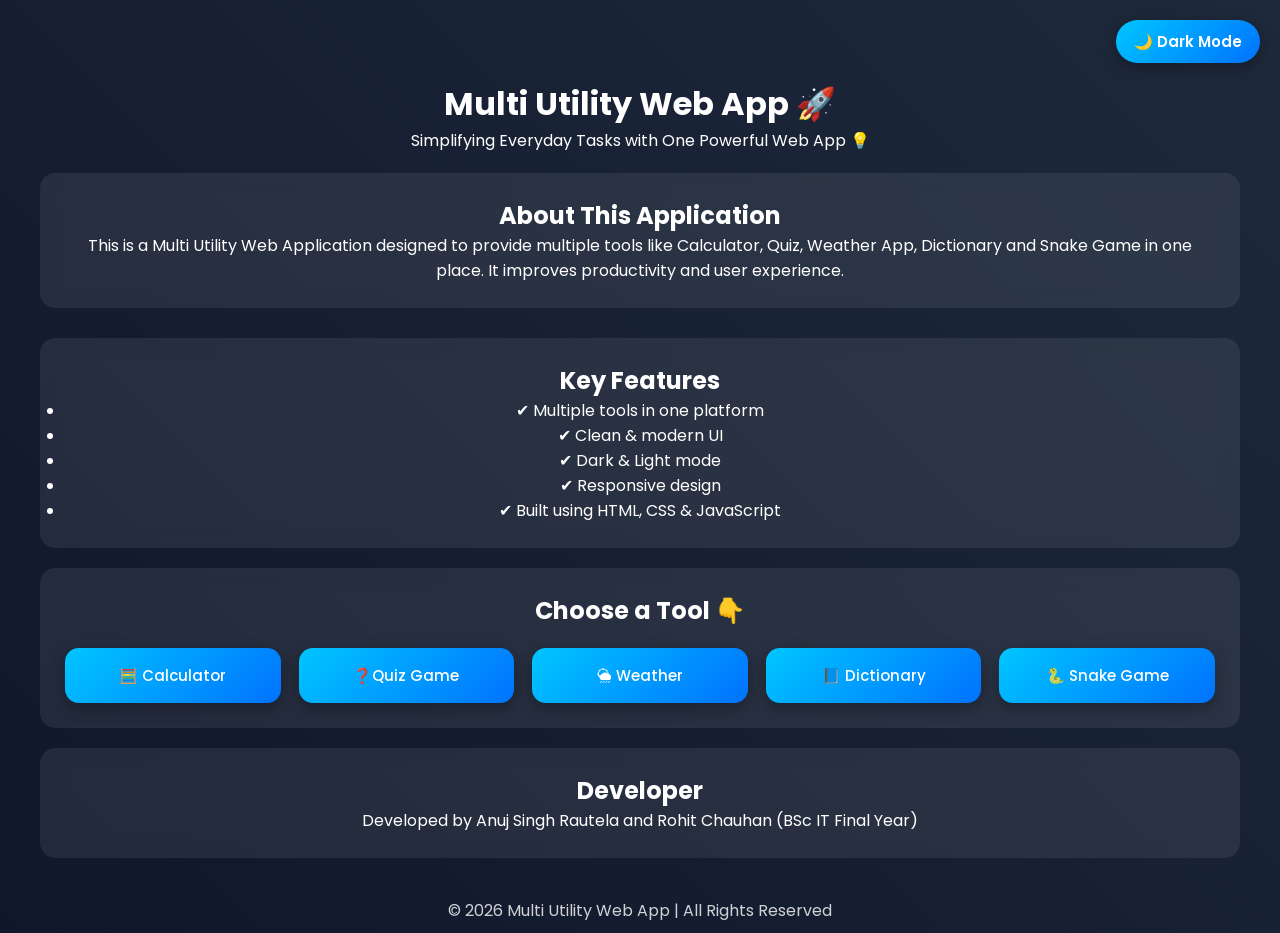
<file: index.html>
<!DOCTYPE html>
<html lang="en">
<head>
  <meta charset="UTF-8">
  <title>Multi Utility Web App</title>
  <meta name="viewport" content="width=device-width, initial-scale=1.0">

  <!-- Google Font -->
  <link href="https://fonts.googleapis.com/css2?family=Poppins&display=swap" rel="stylesheet">

  <link rel="stylesheet" href="style.css">
</head>

<body>

<header>
  <button id="toggleMode">🌙 Dark Mode</button>
  </header>
  <h1>Multi Utility Web App 🚀</h1>
  <p class="tagline">Simplifying Everyday Tasks with One Powerful Web App 💡</p>

  


<section class="about">
  <h2>About This Application</h2>
  <p>
    This is a Multi Utility Web Application designed to provide multiple tools
    like Calculator, Quiz, Weather App, Dictionary and Snake Game
    in one place. It improves productivity and user experience.
  </p>
</section>

<section class="features">
  <h2>Key Features</h2>
  <ul>
    <li>✔ Multiple tools in one platform</li>
    <li>✔ Clean & modern UI</li>
    <li>✔ Dark & Light mode</li>
    <li>✔ Responsive design</li>
    <li>✔ Built using HTML, CSS & JavaScript</li>
  </ul>
</section>

<section class="tools">
  <h2>Choose a Tool 👇</h2>

  <div class="grid">
    <button onclick="openPage('calculator.html')">🧮 Calculator</button>
    <button onclick="openPage('quiz.html')">❓Quiz Game</button>
    <button onclick="openPage('search.html')">🌦 Weather</button>
    <button onclick="openPage('dictionary.html')">📘 Dictionary</button>
    <button onclick="openPage('start.html')">🐍 Snake Game</button>
  </div>
</section>

<section class="developer">
  <h2>Developer</h2>
  <p>Developed by Anuj Singh Rautela and Rohit Chauhan (BSc IT Final Year)</p>
</section>

<footer>
  <p>© 2026 Multi Utility Web App | All Rights Reserved</p>
</footer>

<script src="script.js"></script>
</body>
</html>
</file>
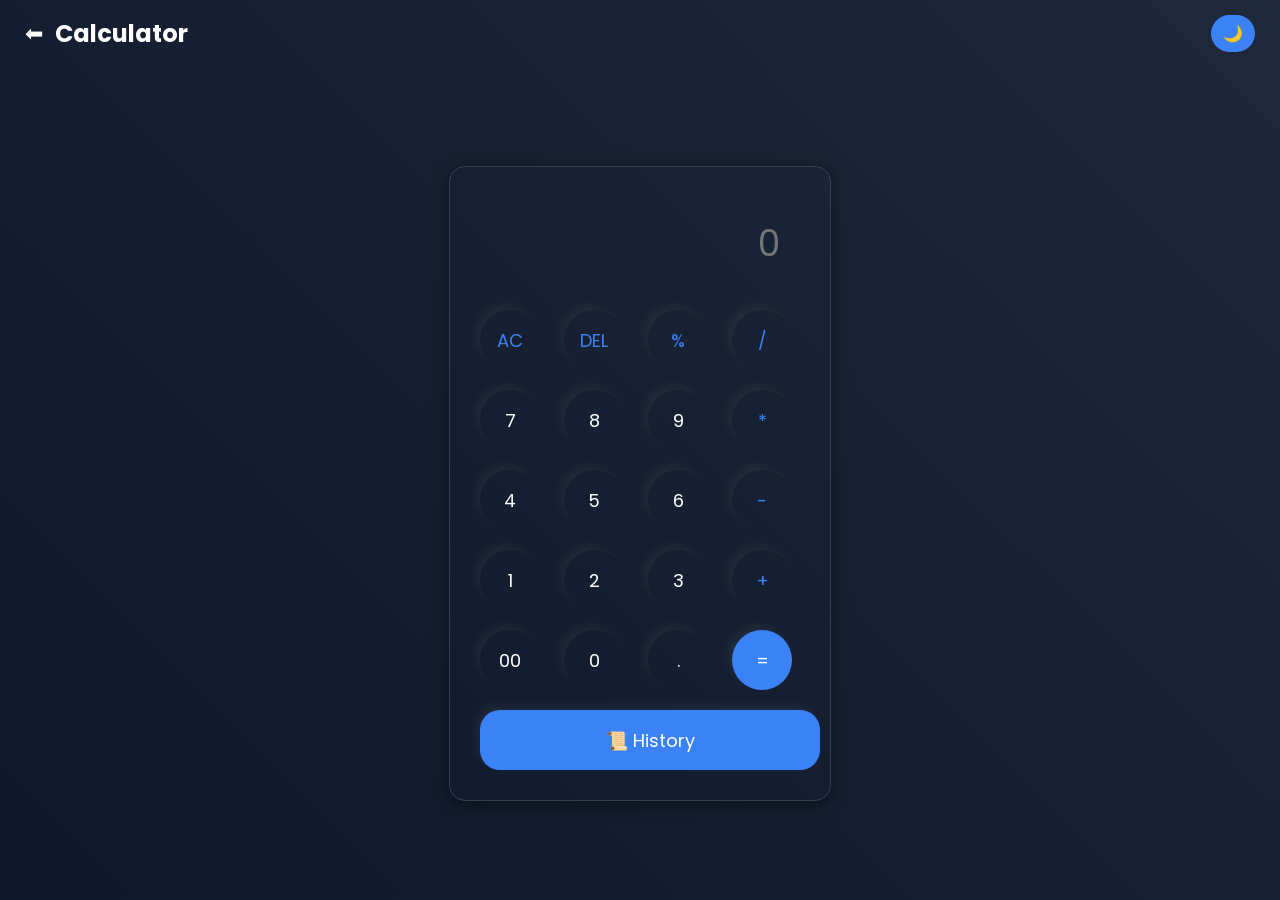
<file: calculator.html>
<!DOCTYPE html>
<html lang="en">
<head>
<meta charset="UTF-8">
<meta name="viewport" content="width=device-width, initial-scale=1.0">
<title>Calculator</title>
<link rel="stylesheet" href="calculator.css">
</head>

<body>

<header>

  <div class="leftHeader">
    <span id="backBtn">⬅</span>
    <h2>Calculator</h2>
  </div>

  <span id="modeToggle">🌙</span>

</header>

<div class="container">
  <div class="calculator">

    <input type="text" id="inputBox" placeholder="0" readonly>

    <div>
      <button class="button operator">AC</button>
      <button class="button operator">DEL</button>
      <button class="button operator">%</button>
      <button class="button operator">/</button>
    </div>

    <div>
      <button class="button">7</button>
      <button class="button">8</button>
      <button class="button">9</button>
      <button class="button operator">*</button>
    </div>

    <div>
      <button class="button">4</button>
      <button class="button">5</button>
      <button class="button">6</button>
      <button class="button operator">-</button>
    </div>

    <div>
      <button class="button">1</button>
      <button class="button">2</button>
      <button class="button">3</button>
      <button class="button operator">+</button>
    </div>

    <div>
      <button class="button">00</button>
      <button class="button">0</button>
      <button class="button">.</button>
      <button class="button equalBtn">=</button>
    </div>

    <button class="historyBtn" onclick="openHistory()">📜 History</button>

  </div>
</div>

<script src="calculator.js"></script>
</body>
</html>
</file>
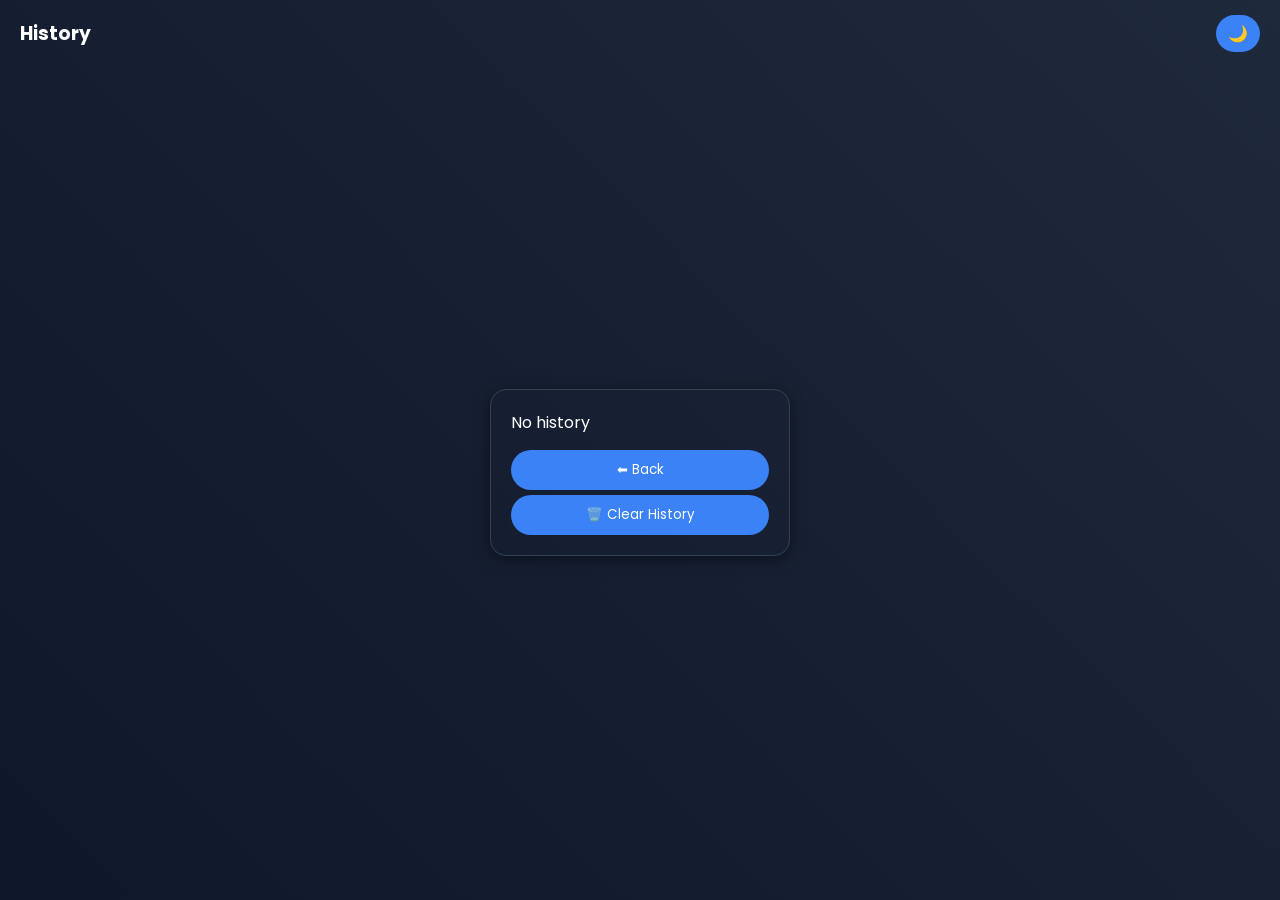
<file: diction h.html>
<!DOCTYPE html>
<html lang="en">
<head>
  <meta charset="UTF-8">
   <meta name="viewport" content="width=device-width, initial-scale=1.0">
  <title>History</title>
  <link rel="stylesheet" href="diction h.css">
</head>

<body>

<header>
  <h3>History</h3>
  <span id="modeToggle">🌙</span>
</header>

<div class="container">
  <div class="box">

    <div id="historyList"></div>

    <button onclick="goBack()">⬅ Back</button>
    <button onclick="clearHistory()">🗑️ Clear History</button>

  </div>
</div>
<script src="diction h.js"></script>
</body>
</html>
</file>
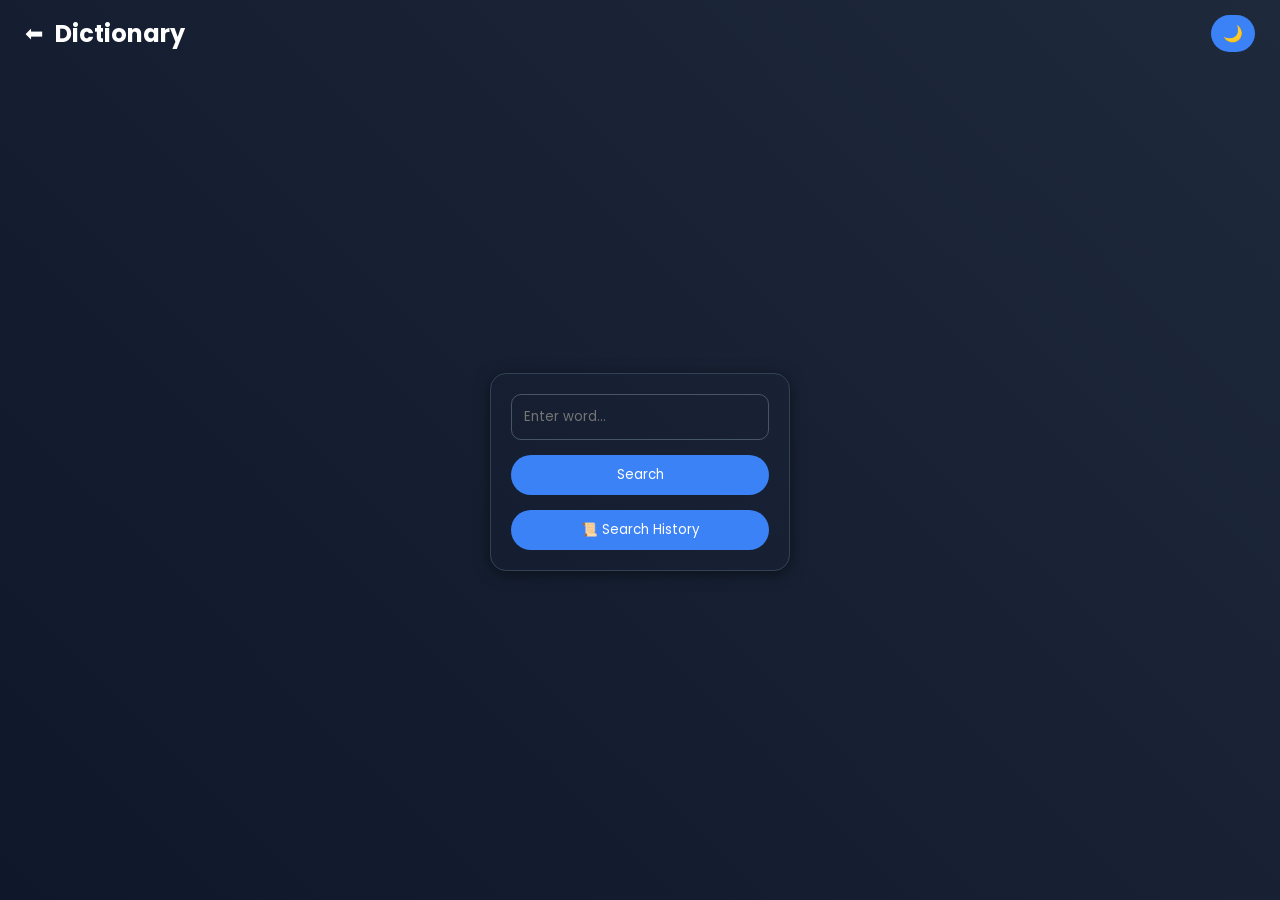
<file: dictionary.html>
<!DOCTYPE html>
<html lang="en">
<head>
  <meta charset="UTF-8">
  <meta name="viewport" content="width=device-width, initial-scale=1.0">
  <title>Dictionary</title>
  <link rel="stylesheet" href="dictionary.css">
</head>

<body>
<header>

  <div class="leftHeader">
    <span id="backBtn">⬅</span>
    <h2>Dictionary</h2>
  </div>

  <span id="modeToggle">🌙</span>

</header>

<div class="container">
  <div class="box">
    <input type="text" id="word" placeholder="Enter word...">
    <button onclick="searchWord()">Search</button>
    <div id="result"></div>
    <button onclick="openHistory()">📜 Search History</button>
  </div>
</div>

<script src="dictionary.js"></script>
</body>
</html>
</file>
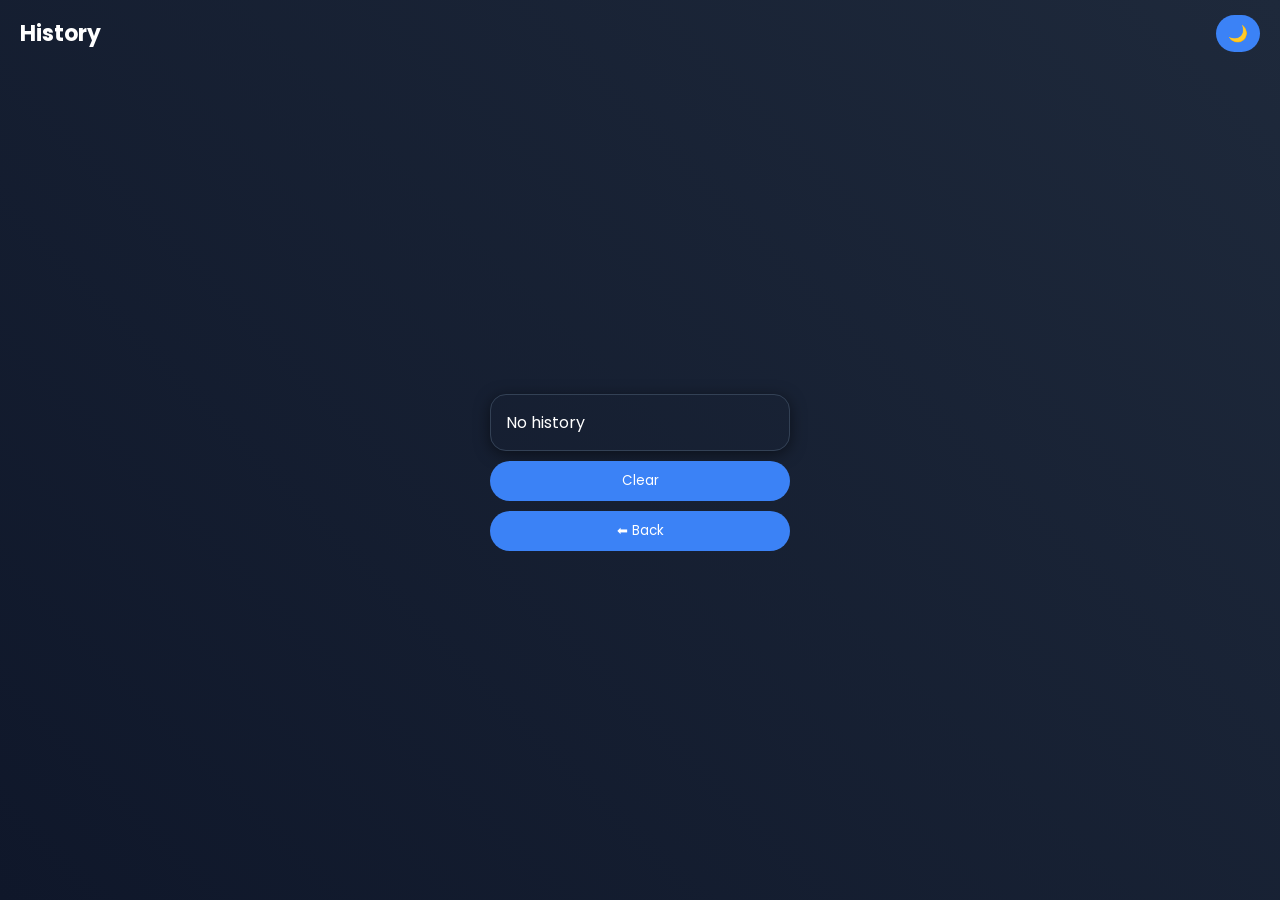
<file: history.html>
<!DOCTYPE html>
<html>
<head>
<meta name="viewport" content="width=device-width, initial-scale=1.0">
<title>History</title>
<link rel="stylesheet" href="history.css">
</head>

<body>

<header>
  <h2>History</h2>
  <span id="modeToggle">🌙</span>
</header>

<div class="container">
  <ul id="list"></ul>

  <button onclick="clearHistory()">Clear</button>
  <button onclick="goHome()">⬅ Back</button>
</div>

<script src="history.js"></script>
</body>
</html>
</file>
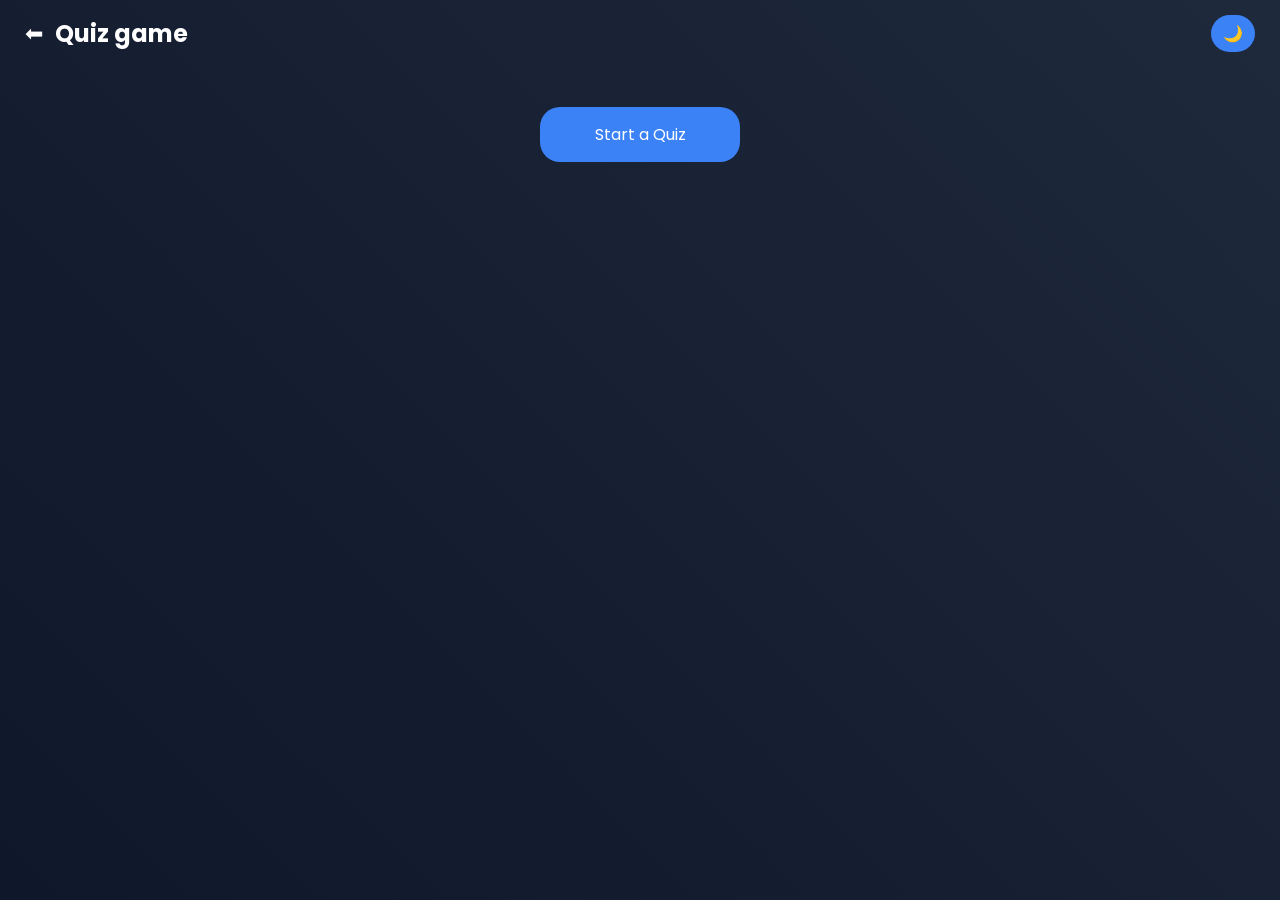
<file: quiz.html>
<!DOCTYPE html>
<html lang="en">
<head>
    <meta charset="UTF-8">
    <meta name="viewport" content="width=device-width, initial-scale=1.0">
    <title>Quiz App</title>

    <!-- CSS -->
    <link rel="stylesheet" href="quiz.css">
</head>

<body>

    <!-- HEADER (same as home page) -->
   <header>

  <div class="leftHeader">
    <span id="backBtn">⬅</span>
    <h2>Quiz game</h2>
  </div>

  <span id="modeToggle">🌙</span>

</header>

    <!-- START BUTTON -->
     
    <div class="startBtn"> Start a Quiz</div>

    <!-- MAIN CONTAINER -->
    <div class="container">
        <h1>Let's Play</h1>

        <div class="question"></div>
        <div class="choices"></div>

        <button class="btn nextBtn">Next</button>

        <div class="scoreCard"></div>
        <div class="timer"></div>

        <!-- BACK BUTTON -->
        <button class="btn backBtn" onclick="goBack()">⬅ Back</button>
    </div>

    <!-- ALERT -->
    <div class="alert">Alert</div>

    <!-- JS -->
    <script src="quiz.js"></script>

</body>
</html>
</file>
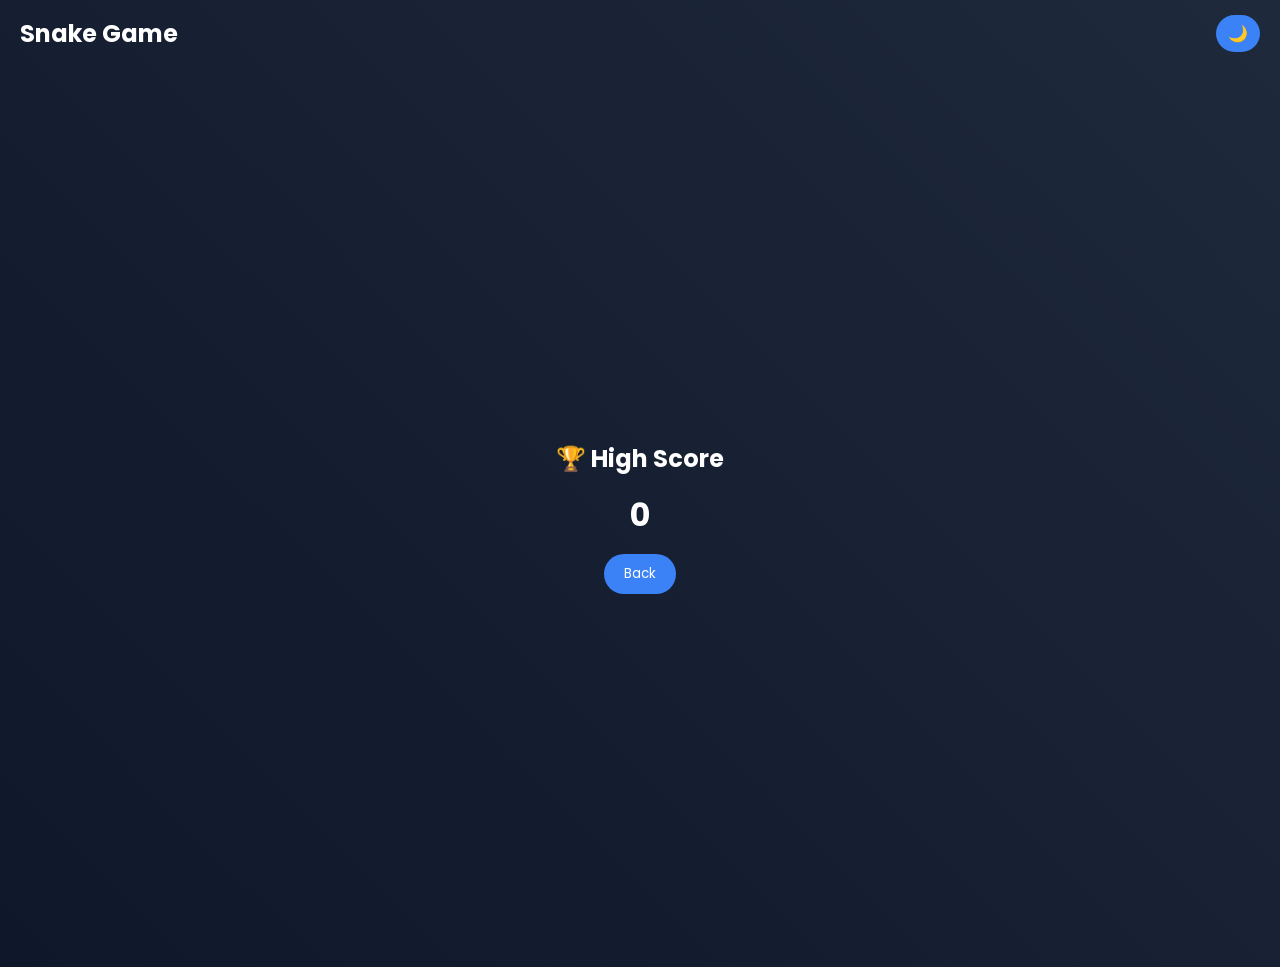
<file: score.html>
<!DOCTYPE html>
<html lang="en">
<head>
  <meta charset="UTF-8">
   <meta name="viewport" content="width=device-width, initial-scale=1.0">
  <title>High Score</title>
  <link rel="stylesheet" href="score.css">
</head>
<body>
<header>
  <h2>Snake Game</h2>
  <span id="modeToggle">🌙</span>
</header>
<div class="center">
  <h2>🏆 High Score</h2>
  <h1 id="hs">0</h1>

  <button onclick="goHome()">Back</button>
</div>
<script src="score.js"></script>

</body>
</html>
</file>
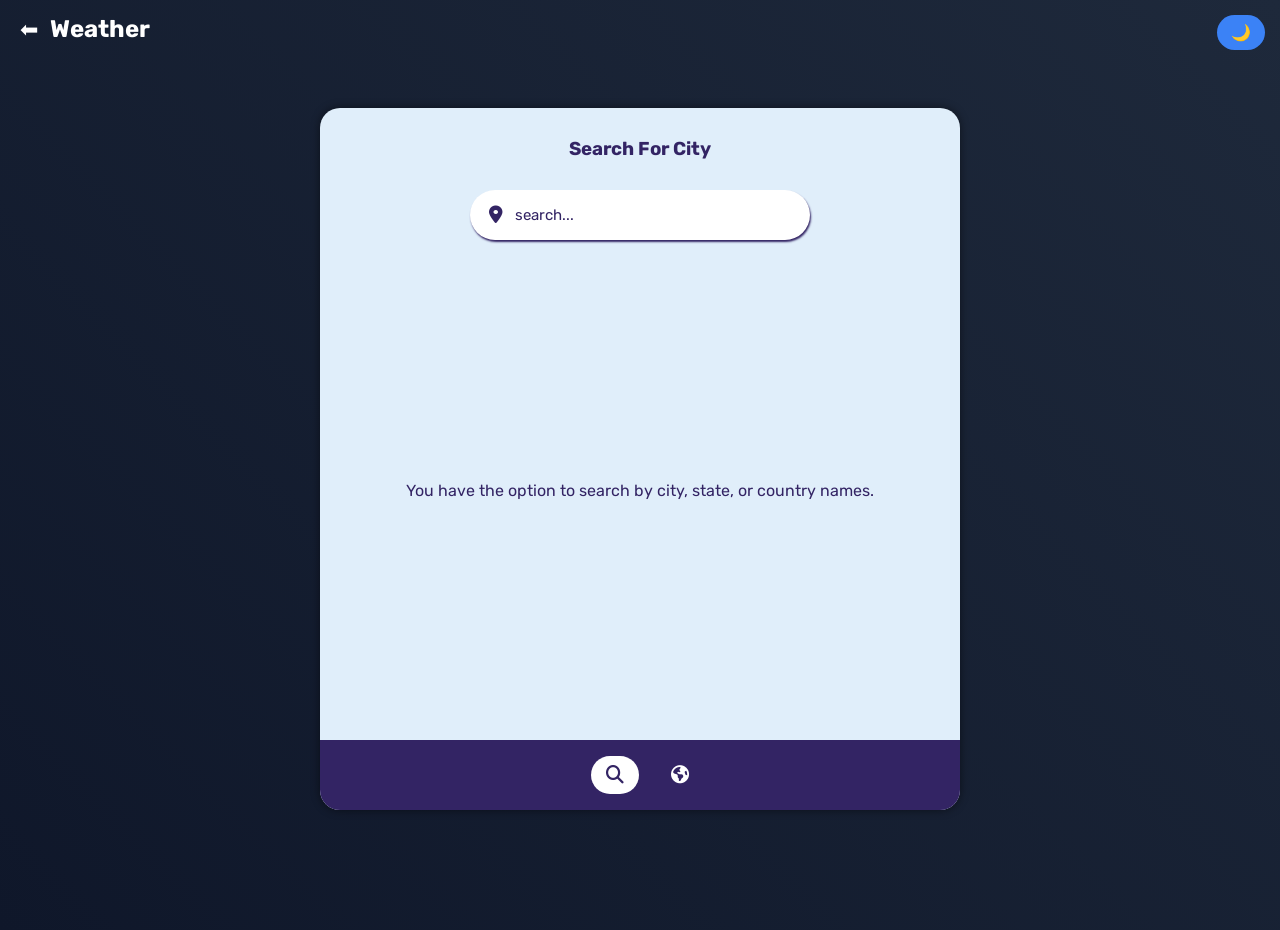
<file: search.html>
<!DOCTYPE html>
<html lang="en">

<head>
  <meta charset="UTF-8">
  <meta name="viewport" content="width=device-width, initial-scale=1.0">
  <!-- links -->
  <link rel="icon" type="png" href="icon.png" />
  <link rel="stylesheet" href="https://cdnjs.cloudflare.com/ajax/libs/font-awesome/6.4.0/css/all.min.css" />
  <link rel="stylesheet" href="search.css" />
  <!-- Title -->
  <title>Weather</title>
</head>

<body>
  <header>

  <div class="leftHeader">
    <span id="backBtn">⬅</span>
    <h2>Weather</h2>
  </div>

  <span id="modeToggle">🌙</span>

</header>
  <div id="screen">
    <!-- main section -->
    <h3>Search For City</h3>
    <!-- search -->
    <div class="search">
      <div class="search-icon"><i class="fa-solid fa-location-dot"></i></div>
      <input class="searchinput" type="text" placeholder="search...">
    </div>
    <!-- message -->
    <div class="message">
      <p>You have the option to search by city, state, or country names.</p>
    </div>
    <!-- error message -->
    <div class="error-message">
      <p>One of the specified locations (city, state, or country) was not found. Please try again</p>
    </div>
    <!-- weather -->
    <div class="return">
      <div class="box">
        <div class="weather-box">
          <div class="name">
            <div class="city-name">Landon</div>
            <div class="weather-temp">20°</div>
          </div>
          <div class="weather-icon"><img class="weather-img" src="haze.png" alt=""></div>
        </div>
        <!-- 1 -->
        <div class="weather-desc">
          <div class="desc-box">
            <div class="desc-icon"><i class="fa-solid fa-wind"></i></div>
            <div class="desc-name">Wind</div>
            <div class="desc-info wind">15 m/s</div>
          </div>

          <div class="desc-box">
            <div class="desc-icon"><i class="fa-solid fa-temperature-full"></i></div>
            <div class="desc-name">Pressure</div>
            <div class="desc-info pressure">15 mbar</div>
          </div>

          <div class="desc-box">
            <div class="desc-icon"><i class="fa-solid fa-droplet"></i></div>
            <div class="desc-name">Humidity</div>
            <div class="desc-info humidity">50%</div>
          </div>
        </div>
        <!-- 2 -->
        <div class="weather-desc">
          <div class="desc-box">
            <div class="desc-icon"><i class="fa-solid fa-sun"></i></div>
            <div class="desc-name">Sun Rise</div>
            <div class="desc-info sunrise">12:00:00</div>
          </div>

          <div class="desc-box">
            <div class="desc-icon"><i class="fa-solid fa-cloud-sun"></i></div>
            <div class="desc-name">Sun Set</div>
            <div class="desc-info sunset">12:00:00</div>
          </div>

        </div>
      </div>
    </div>
    <!-- nav section -->
    <nav>
      <ul>
        <li><a class="active" href="search.html"><i class="fa-solid fa-magnifying-glass"></i></a></li>
        <li><a href="world.html"><i class="fa-solid fa-earth-americas"></i></a></li>
      </ul>
    </nav>
  </div>
  <!-- main.js -->
  <script src="search.js"></script>
</body>

</html>
</file>
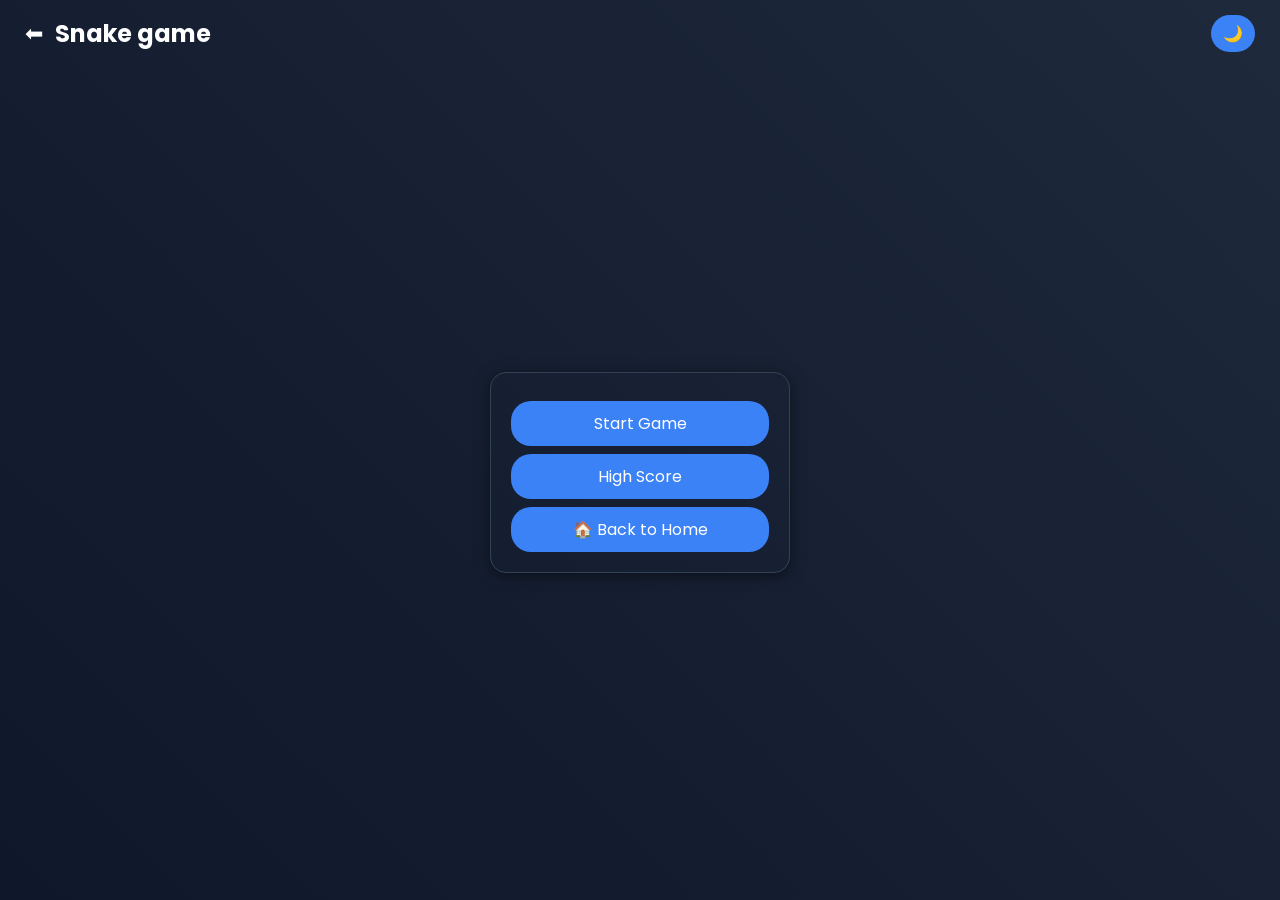
<file: start.html>
<!DOCTYPE html>
<html lang="en">
<head>
  <meta charset="UTF-8">
  <meta name="viewport" content="width=device-width, initial-scale=1.0">
  <title>Snake Game</title>
  <link rel="stylesheet" href="start.css">
</head>

<body>

<header>

  <div class="leftHeader">
    <span id="backBtn">⬅</span>
    <h2>Snake game</h2>
  </div>

  <span id="modeToggle">🌙</span>

</header>

<div class="container">
  <div class="box">

    <button onclick="startGame()">Start Game</button>
    <button onclick="openHighScore()">High Score</button>
    <button onclick="goHome()">🏠 Back to Home</button>

  </div>
</div>

<script src="start.js"></script>

</body>
</html>
</file>
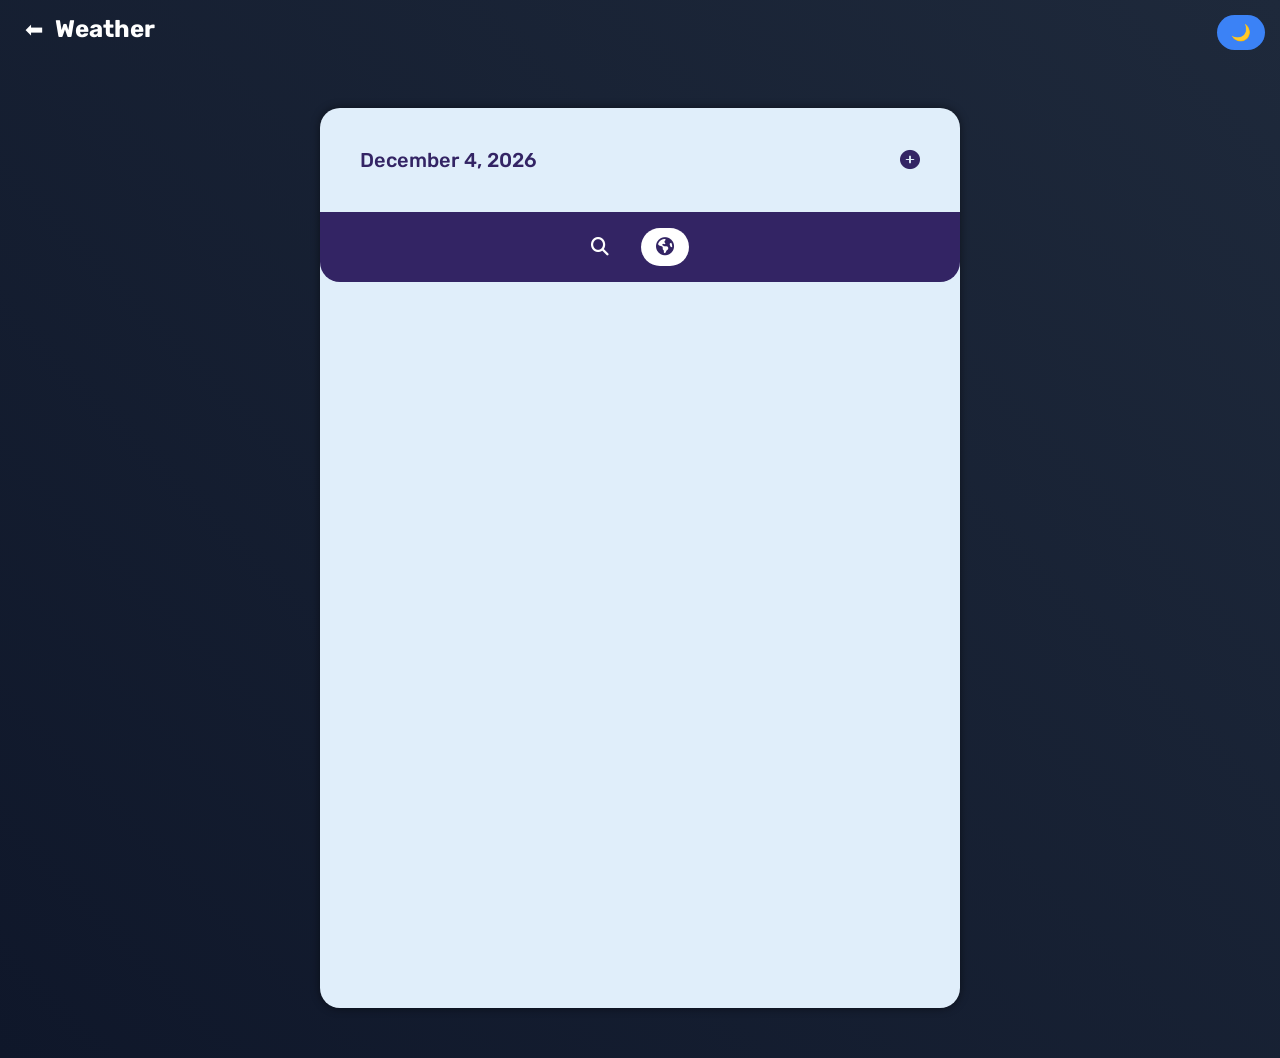
<file: world.html>
<!DOCTYPE html>
<html lang="en">

<head>
  <meta charset="UTF-8">
  <meta name="viewport" content="width=device-width, initial-scale=1.0">
  <!-- links -->
  <link rel="icon" type="png" href="icon.png" />
  <link rel="stylesheet" href="https://cdnjs.cloudflare.com/ajax/libs/font-awesome/6.4.0/css/all.min.css" />
  <link rel="stylesheet" href="world.css" />
  <!-- Title -->
  <title>Weather</title>
</head>

<body>
  <header>

  <div class="leftHeader">
    <span id="backBtn">⬅</span>
    <h2>Weather</h2>
  </div>

  <span id="modeToggle">🌙</span>

</header>
  <div id="screen">
    <!-- main section -->
    <div class="section">
      <div class="date">April 7, 2026</div>
      <div class="button"><i class="fa-solid fa-circle-plus btn-icon"></i></div>
    </div>

      <div class="add-section">
        <div class="add-section-title">
          <h2>Add a new place</h2>
        </div>
        <!-- search -->
        <div class="search">
          <div class="search-icon"><i class="fa-solid fa-location-dot"></i></div>
          <input class="searchinput" type="text" placeholder="search...">
        </div>
        <!-- error message -->
        <div class="messages">
          <div class="error-message">City not found</div>
          <div class="normal-message">Search your city to add</div>
          <div class="added-message"> City added Successfully✔</div>
        </div>
      </div>
     <div class="city-box"></div>
    <!-- nav section -->
    <nav>
      <ul>
        <li><a href="search.html"><i class="fa-solid fa-magnifying-glass"></i></a></li>
        <li><a class="active" href="world.html"><i class="fa-solid fa-earth-americas"></i></a></li>
      </ul>
    </nav>
  </div>
</body>
<!-- javascript -->
<script src="world.js"></script>
</body>

</html>
</file>
<file: style.css>
/* Reset */
@import url('https://fonts.googleapis.com/css2?family=Poppins:wght@500&display=swap');

*{
  margin:0;
  padding:0;
  box-sizing:border-box;
 font-family:'Poppins',sans-serif;
}

/* Body */
body {
  font-family: 'Poppins', sans-serif;
  background: linear-gradient(45deg,#0f172a,#1e293b);
  color: white;
  text-align: center;
  transition: 0.4s;
}

/* Light Mode */
body.light {
  background: linear-gradient(45deg,#fdf2f8,#ffe4ec);
  color: #222;
}

/* Header */
header {
  padding: 40px 20px;
  position: relative;
}

/* Toggle Button */
#toggleMode {
  position: absolute;
  right: 20px;
  top: 20px;
  padding: 10px 18px;
  border: none;
  border-radius: 30px;
  cursor: pointer;
  font-weight: 600;
  background: linear-gradient(135deg, #00c6ff, #0072ff);
  color: white;
  box-shadow: 0 4px 15px rgba(0,0,0,0.3);
  transition: 0.3s;
}

#toggleMode:hover {
  transform: scale(1.05);
  box-shadow: 0 6px 20px rgba(0,0,0,0.4);
}

/* Light Mode Toggle */
body.light #toggleMode {
   background:#ec4899;
  color: #333;
}

/* Sections */
section {
  width: 98%;
  max-width: 1200px;
  margin: 20px auto;
  padding: 25px;
  border-radius: 15px;
  backdrop-filter: blur(10px);
  background: rgba(255,255,255,0.08);
}

body.light section {
  background: rgba(0,0,0,0.05);
}

.about {
  margin-bottom: 30px;
}

/* Grid */
.grid {
  display: grid;
  grid-template-columns: repeat(auto-fit, minmax(160px, 1fr));
  gap: 18px;
  margin-top: 20px;
}

/* Buttons */
button {
  padding: 16px;
  font-size: 15px;
  font-weight: 600px;
  border: none;
  border-radius: 14px;
  cursor: pointer;
  font-weight: 500;
  background: linear-gradient(135deg, #00c6ff, #0072ff);
  color: white;
  box-shadow: 0 5px 15px rgba(0,0,0,0.3);
  transition: all 0.3s ease;
}

/* Hover */
button:hover {
  transform: translateY(-5px) scale(1.05);
  box-shadow: 0 10px 25px rgba(0,0,0,0.4);
}

/* Light Mode Buttons */
body.light button {
   background:#ec4899;
  color: #333;
}

/* Light Hover */
body.light button:hover {
  transform: translateY(-5px) scale(1.05);
  box-shadow: 0 10px 25px rgba(0,0,0,0.25);
}

/* Footer */
footer {
  margin-top: 30px;
  padding: 10px;
  opacity: 0.8;
}

/* Responsive */
@media (max-width: 600px) {
  section {
    width: 95%;
  }
}
</file>
<file: calculator.css>
@import url('https://fonts.googleapis.com/css2?family=Poppins:wght@500&display=swap');

*{
  margin:0;
  padding:0;
  box-sizing:border-box;
  font-family:'Poppins',sans-serif;
}

/* DARK MODE */
body{
  background: linear-gradient(45deg,#0f172a,#1e293b);
  color:white;
  display:flex;
  flex-direction:column;
  align-items:center;
  height:100vh;
}

/* LIGHT MODE */
body.light{
  background: linear-gradient(45deg,#fdf2f8,#ffe4ec);
  color:black;
}

/* Header */
header{
  width:100%;
  display:flex;
  justify-content:space-between;
  align-items:center;
  padding:15px 25px;
}

/* left side */
.leftHeader{
  display:flex;
  align-items:center;
  gap:12px;
}

/* back button */
#backBtn{
  font-size:22px;
  cursor:pointer;
}

/* mobile */
@media(max-width:768px){

  header{
    padding:12px 15px;
  }

  .leftHeader h2{
    font-size:20px;
  }

  #backBtn{
    font-size:20px;
  }
}

/* Container */
.container{
  flex:1;
  display:flex;
  justify-content:center;
  align-items:center;
}

/* Calculator */
.calculator{
  border:1px solid #334155;
  padding:20px;
  border-radius:16px;
  box-shadow:0 3px 15px rgba(0,0,0,0.5);
}

/* Input */
input{
  width:320px;
  padding:20px;
  margin:10px;
  font-size:35px;
  text-align:right;
  border:none;
  background:transparent;
  color:inherit;
}

/* Buttons */
button{
  width:60px;
  height:60px;
  margin:10px;
  border-radius:50%;
  border:none;
  font-size:18px;
  background:transparent;
  color:inherit;
  cursor:pointer;
  box-shadow:-5px -5px 10px rgba(255,255,255,0.05);
  transition:0.2s;
}

button:hover{
  transform:scale(1.05);
}

/* Equal */
.equalBtn{
  background:#3b82f6;
  color:white;
}

/* Operator */
.operator{
  color:#3b82f6;
}

/* Light mode colors */
body.light .equalBtn{
  background:#ec4899;
}

body.light .operator{
  color:#ec4899;
}

/* History button */
.historyBtn{
  width:100%;
  margin-top:10px;
  border-radius:20px;
  background:#3b82f6;
  color:white;
}

body.light .historyBtn{
  background:#ec4899;
}

/* Toggle */
/* Toggle button default (dark mode) */
#modeToggle{
  padding: 6px 12px;
  border-radius: 20px;
  border: none;
  cursor: pointer;
  background: #3b82f6;  /* BLUE */
  color: white;
}

/* Light mode toggle */
body.light #modeToggle{
  background: #ec4899;  /* PINK */
  color: white;
}
</file>
<file: diction h.css>
@import url('https://fonts.googleapis.com/css2?family=Poppins:wght@500&display=swap');

*{
  margin:0;
  padding:0;
  box-sizing:border-box;
  font-family:'Poppins',sans-serif;
}

/* DARK */
body{
  background: linear-gradient(45deg,#0f172a,#1e293b);
  color:white;
  height:100vh;
}

/* LIGHT */
body.light{
  background: linear-gradient(45deg,#fdf2f8,#ffe4ec);
  color:black;
}

/* HEADER */
header{
  display:flex;
  justify-content:space-between;
  align-items:center;
  padding:15px 20px;
}

/* TOGGLE (same as dictionary) */
#modeToggle{
  padding:6px 12px;
  border-radius:20px;
  background:#3b82f6;
  color:white;
  cursor:pointer;
}

body.light #modeToggle{
  background:#ec4899;
}

/* CENTER */
.container{
  height:90vh;
  display:flex;
  justify-content:center;
  align-items:center;
}

/* BOX */
.box{
  width:300px;
  padding:20px;
  border-radius:16px;
  border:1px solid #334155;
  box-shadow:0 3px 15px rgba(0,0,0,0.5);
  text-align:center;
}

/* HISTORY LIST */
#historyList{
  max-height:180px;
  overflow-y:auto;
  margin-bottom:10px;
  text-align:left;
}

/* WORD ITEM */
.word{
  padding:10px;
  margin:5px 0;
  border-radius:8px;
  background:rgba(255,255,255,0.1);
  cursor:pointer;
  font-size:14px;
}

body.light .word{
  background:rgba(0,0,0,0.05);
}

/* BUTTON */
button{
  width:100%;
  padding:10px;
  margin-top:5px;
  border:none;
  border-radius:20px;
  background:#3b82f6;
  color:white;
  cursor:pointer;
}

body.light button{
  background:#ec4899;
}

/* 📱 MOBILE RESPONSIVE (same feel as dictionary) */
@media (max-width:768px){

  .container{
    height:auto;
    padding:20px;
  }

  .box{
    width:100%;
    max-width:400px;
    margin:auto;
    padding:15px;
  }

  #historyList{
    max-height:250px;
  }

  .word{
    font-size:16px;
    padding:12px;
  }

  button{
    font-size:16px;
    padding:12px;
  }

  header{
    font-size:18px;
    padding:12px 15px;
  }
}
</file>
<file: dictionary.css>
@import url('https://fonts.googleapis.com/css2?family=Poppins:wght@500&display=swap');

*{
  margin:0;
  padding:0;
  box-sizing:border-box;
  font-family:'Poppins',sans-serif;
}

body{
  background: linear-gradient(45deg,#0f172a,#1e293b);
  color:white;
  height:100vh;
}

body.light{
  background: linear-gradient(45deg,#fdf2f8,#ffe4ec);
  color:black;
}

header{
  width:100%;
  display:flex;
  justify-content:space-between;
  align-items:center;
  padding:15px 25px;
}

/* left side */
.leftHeader{
  display:flex;
  align-items:center;
  gap:12px;
}

/* back button */
#backBtn{
  font-size:22px;
  cursor:pointer;
}

/* mobile */
@media(max-width:768px){

  header{
    padding:12px 15px;
  }

  .leftHeader h2{
    font-size:20px;
  }

  #backBtn{
    font-size:20px;
  }
}

.container{
  height:90vh;
  display:flex;
  justify-content:center;
  align-items:center;
}

.box{
  width:300px;
  padding:20px;
  border-radius:16px;
  border:1px solid #334155;
  box-shadow:0 3px 15px rgba(0,0,0,0.5);
  text-align:center;
}

input{
  width:100%;
  padding:12px;
  margin-bottom:10px;
  border-radius:10px;
  border:1px solid #475569;
  background:transparent;
  color:inherit;
}

button{
  width:100%;
  padding:10px;
  margin-top:5px;
  border:none;
  border-radius:20px;
  background:#3b82f6;
  color:white;
  cursor:pointer;
}

body.light button{
  background:#ec4899;
}

#result{
  margin-top:10px;
  text-align:left;
}

/* toggle button */
#modeToggle{
  padding:6px 12px;
  border-radius:20px;
  background:#3b82f6;
  color:white;
  cursor:pointer;
}

body.light #modeToggle{
  background:#ec4899;
}
/* MOBILE RESPONSIVE */
/* 🔥 RESPONSIVE FIX LIKE DICTIONARY */
@media (max-width: 768px){

  .container{
    height: auto;
    padding: 20px;
  }

  .box{
    width: 100%;
    max-width: 400px;
    margin: auto;
    padding: 15px;
  }

  .word{
    font-size: 16px;
    padding: 12px;
  }

  button{
    font-size: 16px;
    padding: 12px;
  }

  header{
    font-size: 18px;
    padding: 12px 15px;
  }
}
</file>
<file: history.css>
@import url('https://fonts.googleapis.com/css2?family=Poppins:wght@500&display=swap');

*{
  margin:0;
  padding:0;
  box-sizing:border-box;
  font-family:'Poppins',sans-serif;
}

/* DARK */
body{
  background: linear-gradient(45deg,#0f172a,#1e293b);
  color:white;
  height:100vh;
}

/* LIGHT */
body.light{
  background: linear-gradient(45deg,#fdf2f8,#ffe4ec);
  color:black;
}

/* HEADER */
header{
  display:flex;
  justify-content:space-between;
  align-items:center;
  padding:15px 20px;
}

/* 🔥 FIX HEADER TEXT SIZE */
header h2{
  font-size:22px;
}

/* CONTAINER */
.container{
  height:90vh;
  display:flex;
  flex-direction:column;
  justify-content:center;
  align-items:center;
  gap:10px;
}

/* LIST BOX */
#list{
  width:300px;
  max-height:250px;
  overflow-y:auto;
  padding:15px;
  border-radius:16px;
  border:1px solid #334155;
  box-shadow:0 3px 15px rgba(0,0,0,0.5);
  text-align:left;
}

/* LIST ITEM */
li{
  margin-bottom:10px;
  padding:10px;
  border-radius:10px;
  background:rgba(255,255,255,0.1);
  cursor:pointer;
}

/* BUTTON */
button{
  width:300px;
  padding:10px;
  border:none;
  border-radius:20px;
  background:#3b82f6;
  color:white;
  cursor:pointer;
}

/* LIGHT BUTTON */
body.light button{
  background:#ec4899;
}

/* 🔥 TOGGLE FIX (SMALL SIZE) */
#modeToggle{
  padding:6px 12px;
  border-radius:20px;
  background:#3b82f6;
  color:white;
  cursor:pointer;
}

body.light #modeToggle{
  background:#ec4899;
}

/* 📱 MOBILE FIX */
@media (max-width:768px){

  /* 🔥 HEADER SMALL */
  header h2{
    font-size:18px;
  }

  header{
    padding:10px 15px;
  }

  .container{
    height:auto;
    padding:20px;
  }

  #list{
    width:100%;
    max-width:400px;
  }

  button{
    width:100%;
    max-width:400px;
    font-size:16px;
    padding:12px;
  }
}
</file>
<file: quiz.css>
@import url('https://fonts.googleapis.com/css2?family=Poppins:wght@500&display=swap');

*{
    margin:0;
    padding:0;
    box-sizing:border-box;
    font-family:'Poppins',sans-serif;
}

/* DARK MODE */
body{
    width:100%;
    min-height:100vh;
    background: linear-gradient(45deg,#0f172a,#1e293b);
    color:#fff;
    display:flex;
    flex-direction:column;
    align-items:center;
}

/* LIGHT MODE */
body.light{
    background: linear-gradient(45deg,#fdf2f8,#ffe4ec);
    color:#000;
}

/* HEADER */
header{
  width:100%;
  display:flex;
  justify-content:space-between;
  align-items:center;
  padding:15px 25px;
}

/* left side */
.leftHeader{
  display:flex;
  align-items:center;
  gap:12px;
}

/* back button */
#backBtn{
  font-size:22px;
  cursor:pointer;
}

/* mobile */
@media(max-width:768px){

  header{
    padding:12px 15px;
  }

  .leftHeader h2{
    font-size:20px;
  }

  #backBtn{
    font-size:20px;
  }
}

/* TOGGLE BUTTON */
#modeToggle{
    padding:6px 12px;
    border:none;
    border-radius:20px;
    cursor:pointer;
    background:#3b82f6;
    color:#fff;
}

body.light #modeToggle{
    background:#ec4899;
}

/* START BUTTON */
.startBtn{
    width:200px;
    padding:15px;
    text-align:center;
    border-radius:20px;
    background:#3b82f6;
    color:#fff;
    cursor:pointer;
    margin-top:40px;
}

body.light .startBtn{
    background:#ec4899;
}

/* CONTAINER */
.container{
    width:90%;
    max-width:800px;
    padding:20px;
    text-align:center;
    display:none;
    margin-top:20px;
}

/* TITLE */
.container h1{
    font-size:28px;
    margin-bottom:20px;
}

/* QUESTION */
.question{
    font-size:22px;
    margin:20px 0;
}

/* CHOICES */
.choice{
    font-size:18px;
    background:rgba(255,255,255,0.1);
    margin:10px auto;
    padding:12px;
    border-radius:10px;
    width:100%;
    cursor:pointer;
    transition:0.2s;
}

/* Hover */
.choice:hover{
    transform:scale(1.03);
}

/* Selected */
.choice.selected{
    background:#3b82f6;
    color:#fff;
}

body.light .choice.selected{
    background:#ec4899;
}

/* BUTTON */
.btn{
    width:100%;
    padding:12px;
    margin-top:15px;
    border:none;
    border-radius:20px;
    cursor:pointer;
    background:#3b82f6;
    color:#fff;
    font-size:16px;
}

body.light .btn{
    background:#ec4899;
}

/* BACK BUTTON */
.backBtn{
    margin-top:10px;
}

/* SCORE */
.scoreCard{
    font-size:20px;
    margin-top:15px;
}

/* ALERT */
.alert{
    position:fixed;
    top:10px;
    left:50%;
    transform:translateX(-50%);
    padding:10px 20px;
    border-radius:10px;
    display:none;
    background:#3b82f6;
    color:#fff;
}

body.light .alert{
    background:#ec4899;
}

/* TIMER */
.timer{
    position:fixed;
    top:80px;
    right:20px;
    width:60px;
    height:60px;
    border-radius:50%;
    display:flex;
    justify-content:center;
    align-items:center;
    font-size:18px;
    background:#3b82f6;
    color:#fff;
}

body.light .timer{
    background:#ec4899;
}

/* MOBILE RESPONSIVE */
@media (max-width:768px){

    .container{
        width:95%;
    }

    .container h1{
        font-size:22px;
    }

    .question{
        font-size:18px;
    }

    .choice{
        font-size:16px;
        padding:10px;
    }

    .btn{
        font-size:14px;
    }

    .timer{
        width:50px;
        height:50px;
        font-size:16px;
        top:70px;
    }

    .startBtn{
        width:70%;
    }
}
</file>
<file: score.css>
@import url('https://fonts.googleapis.com/css2?family=Poppins:wght@500&display=swap');

*{
  margin:0;
  padding:0;
  box-sizing:border-box;
 font-family:'Poppins',sans-serif;
}

body{
  background: linear-gradient(45deg,#0f172a,#1e293b);
  color:white;
}

body.light{
  background: linear-gradient(45deg,#fdf2f8,#ffe4ec);
  color:black;
}

.center{
  height:100vh;
  display:flex;
  flex-direction:column;
  justify-content:center;
  align-items:center;
  gap:15px;
}

button{
  padding:10px 20px;
  border:none;
  border-radius:20px;
  background:#3b82f6;
  color:white;
}

body.light button{
  background:#ec4899;
}

/* TOGGLE BUTTON */
header{
  display:flex;
  justify-content:space-between;
  align-items:center;
  padding:15px 20px;
}

/* TOGGLE */
#modeToggle{
  padding:6px 12px;
  border-radius:20px;
  background:#3b82f6;
  color:white;
  cursor:pointer;
}

body.light #modeToggle{
  background:#ec4899;
}
</file>
<file: search.css>
@import url("https://fonts.googleapis.com/css2?family=Rubik:ital,wght@0,300..900;1,300..900&display=swap");
* {
  padding: 0;
  margin: 0;
  box-sizing: border-box;
  list-style: none;
  font-family: "Rubik", sans-serif;
}
:root {
  --font-color-main: #332464;
  --white-color: #fff;
}
body {
    background: linear-gradient(45deg,#0f172a,#1e293b);
    color: white;
}
header{
  width:100%;
  display:flex;
  justify-content:space-between;
  align-items:center;
  padding:15px 25px;
}

/* left side */
.leftHeader{
  display:flex;
  align-items:center;
  gap:12px;
}

/* back button */
#backBtn{
  font-size:22px;
  cursor:pointer;
}

/* mobile */
@media(max-width:768px){

  header{
    padding:12px 15px;
  }

  .leftHeader h2{
    font-size:20px;
  }

  #backBtn{
    font-size:20px;
  }
}
/* 🔘 TOGGLE BUTTON STYLE */
#modeToggle{
  position: absolute;
  right: 15px;
  top: 15px;
  padding: 8px 14px;   /* thoda bada */
  font-size: 16px;     /* thoda bada icon */
  border-radius: 25px;
  background: #3b82f6; /* BLUE (dark mode) */
  color: white;
  cursor: pointer;
  transition: 0.3s;
}

/* ☀️ LIGHT MODE = PINK */
body.light #modeToggle{
  background: #ec4899;
}
/* LIGHT MODE */
body.light {
  background: linear-gradient(45deg,#fdf2f8,#ffe4ec) !important;
  color: black;
}

body.light #screen {
  background-color: #ffffff !important;
}

/* NAV */
body.light nav {
  background-color: #ec4899 !important;
}

body.light .active {
  color: #ec4899 !important;
}

/* TEXT */
body.light {
  color: #332464;
}
header{
    width:100%;
    display:flex;
    justify-content:space-between;
    padding:15px 20px;
}
#screen {
  background-color: #E0EEFA;
  width: 100%;
  height: 100vh;
  position: relative; 
}
nav {
  position: fixed;
  bottom: 0;
  left: 50%;
  transform: translateX(-50%);
  width: 100%;
  display: flex;
  justify-content: center;
  align-items: center;
  height: 70px;
  background-color: var(--font-color-main);
  z-index: 100;
}
nav ul {
  display: flex;
  gap: 2pc;
}
nav ul li a {
  color: var(--white-color);
  font-size: 18px;
}
.active {
  background-color: var(--white-color);
  color: var(--font-color-main);
  border-radius: 100px;
  padding: 8px 15px;
}
/*  */
h3 {
  color: var(--font-color-main);
  text-align: center;
  padding: 30px 0;
}
.search {
  width: 340px;
  height: 50px;
  margin-left: auto;
  margin-right: auto;
  border-radius: 40px;
  display: flex;
  justify-content: center;
  align-items: center;
  box-shadow: 1px 2px 2px var(--font-color-main);
  background-color: var(--white-color);
}
.search-icon {
  width: 18px;
  height: 50px;
  display: flex;
  border-radius: 20px;
  justify-content: center;
  align-items: center;
}
.search-icon i {
  font-size: 18px;
  color: var(--font-color-main);
}
.search input {
  width: 85%;
  padding: 10px;
  font-size: 15px;
  color: var(--font-color-main);
  border: none;
  outline: none;
}
.search input::placeholder {
  color: var(--font-color-main);
}
/*  */
.error-message {
  display: none;
}
.error-message p {
  width: 100%;
  height: 500px;
  display: flex;
  justify-content: center;
  align-items: center;
  color: var(--font-color-main);
  text-align: center;
  padding: 40px;
}
/*  */
.message {
  display: block;
}
.message p {
  width: 100%;
  height: 500px;
  display: flex;
  justify-content: center;
  align-items: center;
  color: var(--font-color-main);
  text-align: center;
  padding: 50px;
}
/*  */
.return {
  display: none;
}
.box {
  max-width: 400px;
  height: auto;
  display: grid;
  place-content: center;
  margin: 50px auto;
}
.weather-box {
  height: 200px;
  max-width: 350px;
  border-radius: 40px;
  margin-top: 10px;
  display: flex;
  justify-content: center;
  align-items: center;
  background-color: var(--font-color-main);
}
.name {
  padding-left: 40px;
  width: 220px;
  display: flex;
  flex-direction: column;
  gap: 5px;
  color: var(--white-color);
  height: auto;
}
.city-name {
  font-size: 20px;
}
.weather-temp {
  font-size: 60px;
}
.weather-icon {
  padding: 0 20px;
  width: 250px;
  height: 250px;
  display: flex;
  align-items: center;
  justify-content: center;
}
.weather-icon img {
  width: 100%;
}
/*  */
.weather-desc {
  display: flex;
  justify-content: center;
  column-gap: 10px;
}
.desc-box {
  width: 100px;
  display: grid;
  padding: 15px;
  gap: 5px;
  height: 110px;
  margin-top: 10px;
  border-radius: 20px;
  justify-content: start;
  align-items: center;
  color: var(--white-color);
  background-color: var(--font-color-main);
}

@media screen and (min-width: 430px) {
  #screen {
    max-width: 50%;
    min-width: 450px;
    height: 100%;
    margin: 50px auto;
    border-radius: 20px;
    box-shadow: 0 0 10px rgba(0, 0, 0, 0.494);
    margin-bottom: 120px; /* Add space for fixed nav */
  }
  nav {
    border-radius: 20px;
    border-radius: 0 0 20px 20px;
    width: 100%;
    bottom: 0;
    position: relative;
  }
  .box{
    max-width: 500px;
  }
  .weather-box {
    max-width: 400px;
    height: 200px;
  }
  .desc-box{
    width: 120px;
    height: 120px;
  } 
}
</file>
<file: start.css>
@import url('https://fonts.googleapis.com/css2?family=Poppins:wght@500&display=swap');

*{
  margin:0;
  padding:0;
  box-sizing:border-box;
 font-family:'Poppins',sans-serif;
}

/* DARK */
body{
  background: linear-gradient(45deg,#0f172a,#1e293b);
  color:white;
  height:100vh;
}

/* LIGHT */
body.light{
  background: linear-gradient(45deg,#fdf2f8,#ffe4ec);
  color:black;
}

/* HEADER */
header{
  width:100%;
  display:flex;
  justify-content:space-between;
  align-items:center;
  padding:15px 25px;
}

/* left side */
.leftHeader{
  display:flex;
  align-items:center;
  gap:12px;
}

/* back button */
#backBtn{
  font-size:22px;
  cursor:pointer;
}

/* mobile */
@media(max-width:768px){

  header{
    padding:12px 15px;
  }

  .leftHeader h2{
    font-size:20px;
  }

  #backBtn{
    font-size:20px;
  }
}

/* TOGGLE */
#modeToggle{
  padding:6px 12px;
  border-radius:20px;
  background:#3b82f6;
  color:white;
  cursor:pointer;
}

body.light #modeToggle{
  background:#ec4899;
}

/* CENTER LIKE DICTIONARY */
.container{
  height:90vh;
  display:flex;
  justify-content:center;
  align-items:center;
}

/* BOX */
.box{
  width:300px;
  padding:20px;
  border-radius:16px;
  border:1px solid #334155;
  box-shadow:0 3px 15px rgba(0,0,0,0.5);
  text-align:center;
}

/* BUTTON */
button{
  width:100%;
  padding:10px;
  margin-top:8px;
  border:none;
  border-radius:20px;
  background:#3b82f6;
  color:white;
  cursor:pointer;
  font-size:16px;
}

body.light button{
  background:#ec4899;
}

/* 📱 MOBILE RESPONSIVE */
@media (max-width:768px){

  .container{
    height:auto;
    padding:20px;
  }

  .box{
    width:100%;
    max-width:400px;
    margin:auto;
    padding:15px;
  }

  button{
    font-size:16px;
    padding:12px;
  }
}
</file>
<file: world.css>
@import url("https://fonts.googleapis.com/css2?family=Rubik:ital,wght@0,300..900;1,300..900&display=swap");
* {
  padding: 0;
  margin: 0;
  box-sizing: border-box;
  list-style: none;
  font-family: "Rubik", sans-serif;
}
:root {
  --font-color-main: #332464;
  --white-color: #fff;
}
body {
   background: linear-gradient(45deg,#0f172a,#1e293b);
   color: white;
   min-height: 100vh; /* 🔥 FIX */
}

#screen {
  background-color: #E0EEFA;
  width: 100%;
}

/* 🔥 TOGGLE */
#modeToggle{
  position: absolute;
  right: 15px;
  top: 15px;
  padding: 8px 14px;
  font-size: 16px;
  border-radius: 25px;
  background: #3b82f6;
  color: white;
  cursor: pointer;
  transition: 0.3s;
}

header{
  width:100%;
  display:flex;
  justify-content:space-between;
  align-items:center;
  padding:15px 25px;
}

/* left side */
.leftHeader{
  display:flex;
  align-items:center;
  gap:12px;
}

/* back button */
#backBtn{
  font-size:22px;
  cursor:pointer;
}

/* mobile */
@media(max-width:768px){

  header{
    padding:12px 15px;
  }

  .leftHeader h2{
    font-size:20px;
  }

  #backBtn{
    font-size:20px;
  }
}
/* ☀️ LIGHT MODE = PINK */
body.light #modeToggle{
  background: #ec4899;
}

/* LIGHT MODE */
body.light {
  background: linear-gradient(45deg,#fdf2f8,#ffe4ec) !important;
  color: black;
}

body.light #screen {
  background-color: #ffffff !important;
}

/* NAV */
body.light nav {
  background-color: #ec4899 !important;
}

body.light .active {
  color: #ec4899 !important;
}

/* TEXT */
body.light {
  color: #332464;
}

/* 🔥 MAIN FIX HERE */
#screen {
  background-color: #E0EEFA;
  width: 100%;
  min-height: 100vh;   /* 🔥 CHANGE */
  height: auto;        /* 🔥 ADD */
  position: relative; 
}

nav {
  width: 100%;
  display: flex;
  justify-content: center;
  align-items: center;
  height: 70px;
  background-color: var(--font-color-main);
}
nav ul {
  display: flex;
  gap: 2pc;
}
nav ul li a {
  color: var(--white-color);
  font-size: 18px;
}
.active {
  background-color: var(--white-color);
  color: var(--font-color-main);
  border-radius: 100px;
  padding: 8px 15px;
}

/* main section */
.section{
  display: flex;
  justify-content: space-between;
  align-items: center;
  padding: 10px 40px;
}
.date {
  text-align: left;
  font-weight: 500;
  font-size: 20px;
  padding: 30px 0;
  color: var(--font-color-main);
}
.button{
  font-size: 20px;
  color: var(--font-color-main);
}

/* section-box */
.section-box{
  width: auto;
  height: 100%;
  padding: 0 80px;
  display: flex;
  justify-content: center;
}

/* add section */
.add-section{
  min-width: 280px;
  height: 250px;
  top: -60rem;
  border-radius: 40px;
  border: 1px solid var(--white-color);
  position: absolute;
  transition: .4s ease-in;
  background-color: var(--font-color-main);
}
.add-section-title{
  text-align: center;
  color: var(--white-color);
  padding-top: 40px;
}

/* search */
.search {
  margin-top: 20px;
  width: 80%;
  height: 35px;
  margin-left: auto;
  margin-right: auto;
  border-radius: 40px;
  display: flex;
  justify-content: center;
  align-items: center;
  box-shadow: 1px 2px 2px var(--font-color-main);
  background-color: var(--white-color);
}
.search-icon {
  width: 15px;
  height: 50px;
  display: flex;
  border-radius: 20px;
  justify-content: center;
  align-items: center;
}
.search-icon i {
  font-size: 18px;
  color: var(--font-color-main);
}
.search input {
  width: 80%;
  padding: 8px;
  font-size: 15px;
  color: var(--font-color-main);
  border: none;
  outline: none;
}
.search input::placeholder {
  color: var(--font-color-main);
}

/* messages */
.messages{
  color: var(--white-color);
  font-size: 15px;
  text-align: center;
  padding: 30px 0;
  font-weight: 500;
  margin-top: 10px;
}
.normal-message{
  display: block;
}
.error-message{
  display: none;
}
.added-message{
  display: none;
}

/* city */
.city-box{
  gap: 10px;
}

.box {
  width: 100%;
  height: auto;
  display: flex;
  flex-wrap: wrap;
  justify-content: center;
  padding: 0 30px;
  gap: 10px;
  align-items: center;
  margin-bottom: 40px;
}

.weather-box {
  height: 180px;
  min-width: 280px;
  border-radius: 40px;
  margin-top: 10px;
  display: flex;
  justify-content: center;
  align-items: center;
  background-color: var(--font-color-main);
}

.name {
  padding-left: 40px;
  width: 220px;
  display: flex;
  flex-direction: column;
  gap: 5px;
  color: var(--white-color);
  height: auto;
}

.city-name {
  font-size: 20px;
}

.weather-temp {
  font-size: 60px;
}

.weather-icon {
  padding: 0 20px;
  width: 220px;
  height: 170px;
  display: flex;
  align-items: center;
  justify-content: center;
}

.weather-icon img {
  width: 100%;
}

/* 🔥 MOBILE FIX */
@media (max-width:600px){
  #screen{
    min-height: 100dvh;   /* 🔥 FIX */
  }
}

/* DESKTOP VIEW */
@media screen and (min-width: 430px) {
  #screen {
    max-width: 50%;
    min-width: 450px;
    height: 100%;
    margin: 50px auto;
    border-radius: 20px;
    box-shadow: 0 0 10px rgba(0, 0, 0, 0.494);
  }
  nav{
    border-radius: 0 0 20px 20px;
  }
}
</file>
